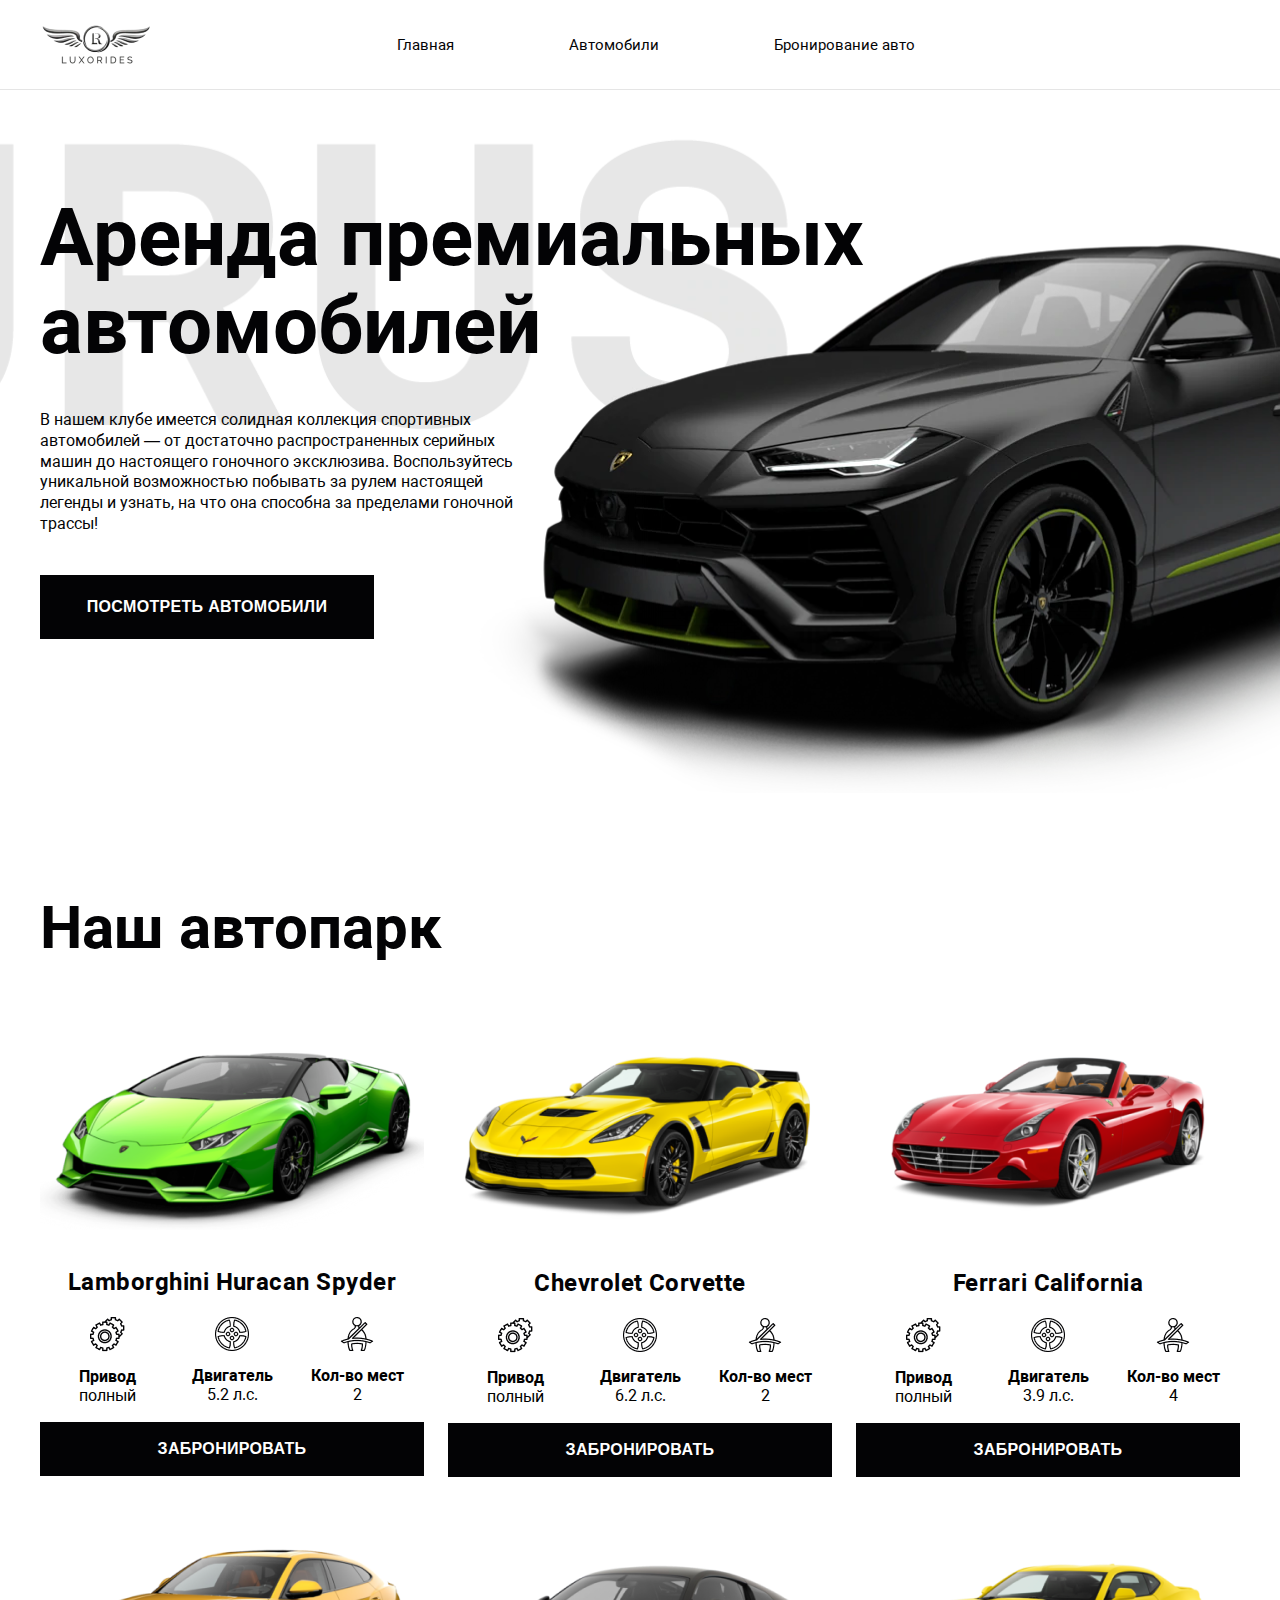
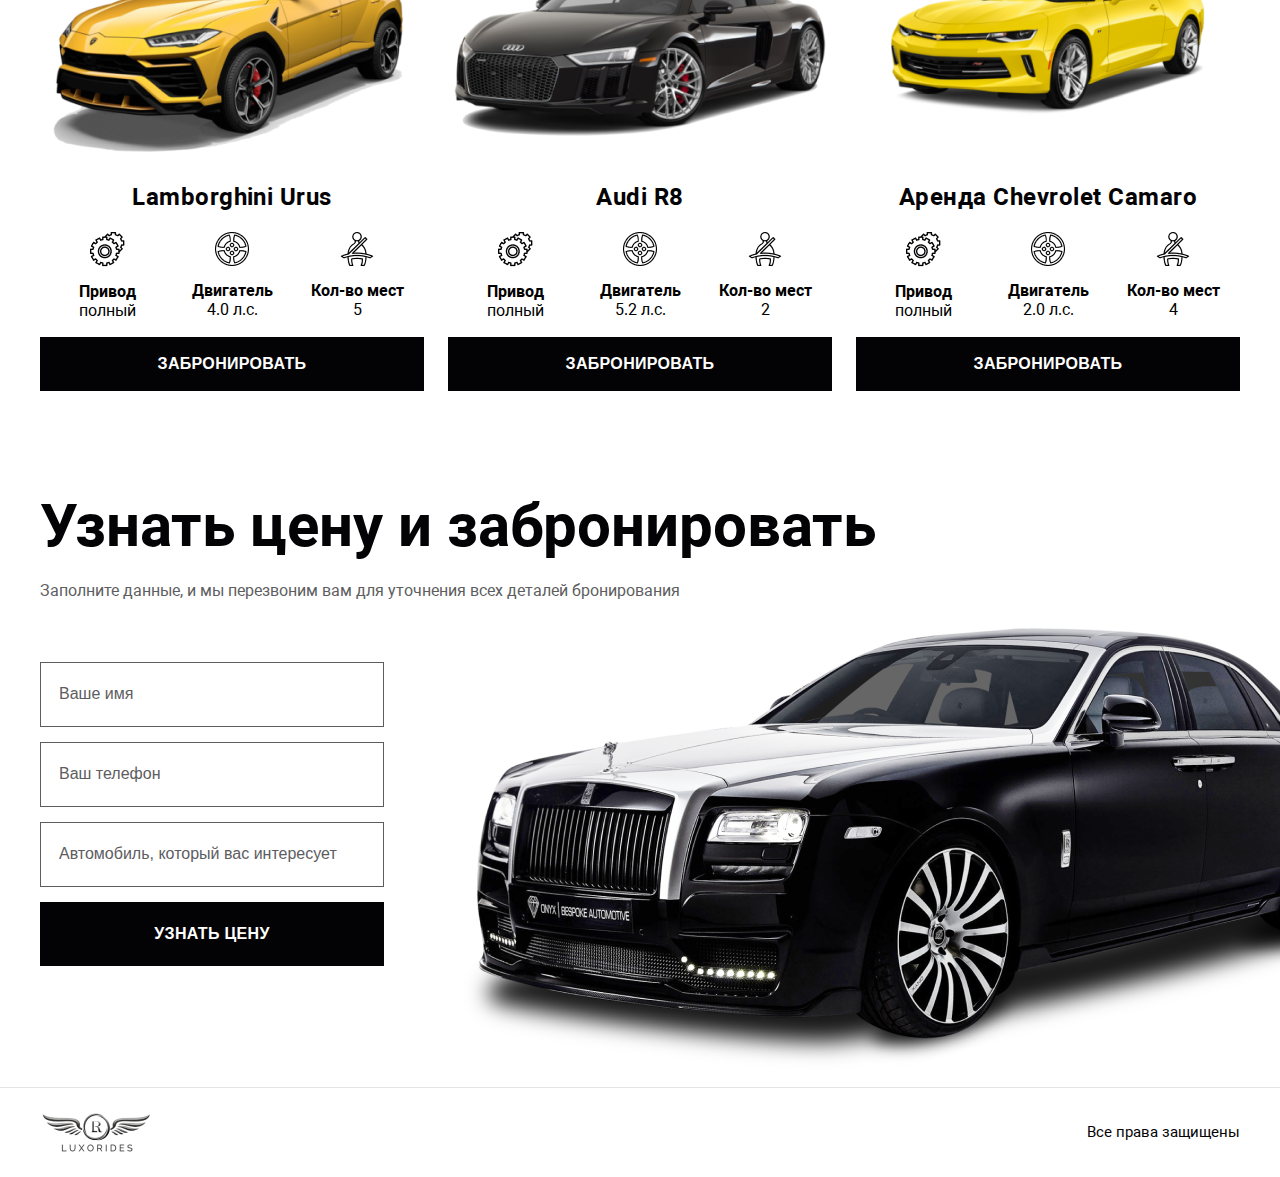
<file: index.html>
<!doctype html>
<html lang="en">
<head>
    <meta charset="UTF-8">
    <meta name="viewport"
          content="width=device-width, user-scalable=no, initial-scale=1.0, maximum-scale=1.0, minimum-scale=1.0">
    <meta http-equiv="X-UA-Compatible" content="ie=edge">
    <title>Аренда премиальных автомобилей</title>
    <link rel="stylesheet" href="styles/style.css">
</head>
<body>
<header class="header">
    <div class="container"> 
        <div class="logo">
            <img src="images/logo.png" alt="logo">
        </div>
        <nav class="menu">
            <ul>
                <li class="menu-item">
                    <a href="#">Главная</a>
                </li>
                <li class="menu-item">
                    <a href="#cars">Автомобили</a>
                </li>
                <li class="menu-item">
                    <a href="#price">Бронирование авто</a>
                </li>
            </ul>
        </nav>
    </div>
</header>
<section class="main">
    <div class="container">
        <div class="main-info">
            <h1 class="main-title">Аренда премиальных автомобилей</h1>
            <div class="main-text">
                В нашем клубе имеется солидная коллекция спортивных автомобилей — от достаточно распространенных
                серийных машин до настоящего гоночного эксклюзива. Воспользуйтесь уникальной возможностью побывать за
                рулем настоящей легенды и узнать, на что она способна за пределами гоночной трассы!
            </div>
            <div class="main-action">
                <button class="button" id="main-action">
                    Посмотреть автомобили
                </button>
            </div>
        </div>
    </div>
</section>
<section class="car" id="cars">
    <div class="container">
        <h2 class="sub-title">Наш автопарк</h2>
        <div class="car-items">
            <div class="car-item">
                <div class="car-item-image">
                    <img src="images/1.png" alt="Image 1">
                </div>
                <div class="car-item-title">Lamborghini Huracan Spyder</div>
                <div class="car-item-info">
                    <div class="car-item-point">
                        <img src="images/gear.png" alt="Gear">
                        <div>Привод</div>
                         <div>полный</div>
                    </div>
                    <div class="car-item-point">
                        <img src="images/Group.png" alt="Group">
                        <div>Двигатель</div>
                        <div>5.2 л.с.</div>
                    </div>
                    <div class="car-item-point">
                        <img src="images/Group%20(1).png" alt="Group(1)">
                        <div>Кол-во мест</div>
                        <div>2</div>
                    </div>
                    </div>
                    <div class="car-item-action">
                        <button class="button car-button">Забронировать</button>
                    </div>
            </div>
            <div class="car-item">
                <div class="car-item-image">
                    <img src="images/2.png" alt="Image 2">
                </div>
                <div class="car-item-title">Chevrolet Corvette</div>
                <div class="car-item-info">
                    <div class="car-item-point">
                        <img src="images/gear.png" alt="Gear">
                        <div>Привод</div>
                        <div>полный</div>
                    </div>
                    <div class="car-item-point">
                        <img src="images/Group.png" alt="Group">
                        <div>Двигатель</div>
                        <div>6.2 л.с.</div>
                    </div>
                    <div class="car-item-point">
                        <img src="images/Group%20(1).png" alt="Group(1)">
                        <div>Кол-во мест</div>
                        <div>2</div>
                    </div>
                </div>
                <div class="car-item-action">
                    <button class="button car-button">Забронировать</button>
                </div>
            </div>
            <div class="car-item">
                <div class="car-item-image">
                    <img src="images/3.png" alt="Image 3">
                </div>
                <div class="car-item-title">Ferrari California</div>
                <div class="car-item-info">
                    <div class="car-item-point">
                        <img src="images/gear.png" alt="Gear">
                        <div>Привод</div>
                        <div>полный</div>
                    </div>
                    <div class="car-item-point">
                        <img src="images/Group.png" alt="Group">
                        <div>Двигатель</div>
                        <div>3.9 л.с.</div>
                    </div>
                    <div class="car-item-point">
                        <img src="images/Group%20(1).png" alt="Group(1)">
                        <div>Кол-во мест</div>
                        <div>4</div>
                    </div>
                </div>
                <div class="car-item-action">
                    <button class="button car-button">Забронировать</button>
                </div>
            </div>
            <div class="car-item">
                <div class="car-item-image">
                    <img src="images/4.png" alt="Image 4">
                </div>
                <div class="car-item-title">Lamborghini Urus</div>
                <div class="car-item-info">
                    <div class="car-item-point">
                        <img src="images/gear.png" alt="Gear">
                        <div>Привод</div>
                        <div>полный</div>
                    </div>
                    <div class="car-item-point">
                        <img src="images/Group.png" alt="Group">
                        <div>Двигатель</div>
                        <div>4.0 л.с.</div>
                    </div>
                    <div class="car-item-point">
                        <img src="images/Group%20(1).png" alt="Group(1)">
                        <div>Кол-во мест</div>
                        <div>5</div>
                    </div>
                </div>
                <div class="car-item-action">
                    <button class="button car-button">Забронировать</button>
                </div>
            </div>
            <div class="car-item">
                <div class="car-item-image">
                    <img src="images/5.png" alt="Image 5">
                </div>
                <div class="car-item-title">Audi R8</div>
                <div class="car-item-info">
                    <div class="car-item-point">
                        <img src="images/gear.png" alt="Gear">
                        <div>Привод</div>
                        <div>полный</div>
                    </div>
                    <div class="car-item-point">
                        <img src="images/Group.png" alt="Group">
                        <div>Двигатель</div>
                        <div>5.2 л.с.</div>
                    </div>
                    <div class="car-item-point">
                        <img src="images/Group%20(1).png" alt="Group(1)">
                        <div>Кол-во мест</div>
                        <div>2</div>
                    </div>
                </div>
                <div class="car-item-action">
                    <button class="button car-button">Забронировать</button>
                </div>
            </div>
            <div class="car-item">
                <div class="car-item-image">
                    <img src="images/6.png" alt="Image 6">
                </div>
                <div class="car-item-title">Аренда Chevrolet Camaro</div>
                <div class="car-item-info">
                    <div class="car-item-point">
                        <img src="images/gear.png" alt="Gear">
                        <div>Привод</div>
                        <div>полный</div>
                    </div>
                    <div class="car-item-point">
                        <img src="images/Group.png" alt="Group">
                        <div>Двигатель</div>
                        <div>2.0 л.с.</div>
                    </div>
                    <div class="car-item-point">
                        <img src="images/Group%20(1).png" alt="Group(1)">
                        <div>Кол-во мест</div>
                        <div>4</div>
                    </div>
                </div>
                <div class="car-item-action">
                    <button class="button car-button">Забронировать</button>
                </div>
            </div>
        </div>
    </div>
</section>
<section class="price" id="price">
    <div class="container">
        <h2 class="sub-title">
            Узнать цену и забронировать
        </h2>
        <div class="price-text">
            Заполните данные, и мы перезвоним вам для уточнения всех деталей бронирования
        </div>
        <form action="" class="price-form">
            <input type="text" class="price-input" id="name" placeholder="Ваше имя">
            <input type="text" class="price-input" id="phone" placeholder="Ваш телефон">
            <input type="text" class="price-input" id="car" placeholder="Автомобиль, который вас интересует">
            <button class="button" type="button" id="price-action">Узнать цену</button>
        </form>
        <img src="images/rolls.png" alt="Rolls" class="price-image">
    </div>
</section>

<footer class="footer">
    <div class="container">
        <div class="logo">
            <img src="images/logo.png" alt="logo">
        </div>
        <div class="rights">
            Все права защищены
        </div>
    </div>
</footer>
<script src="scripts/script.js"></script>
</body>
</html>
</file>
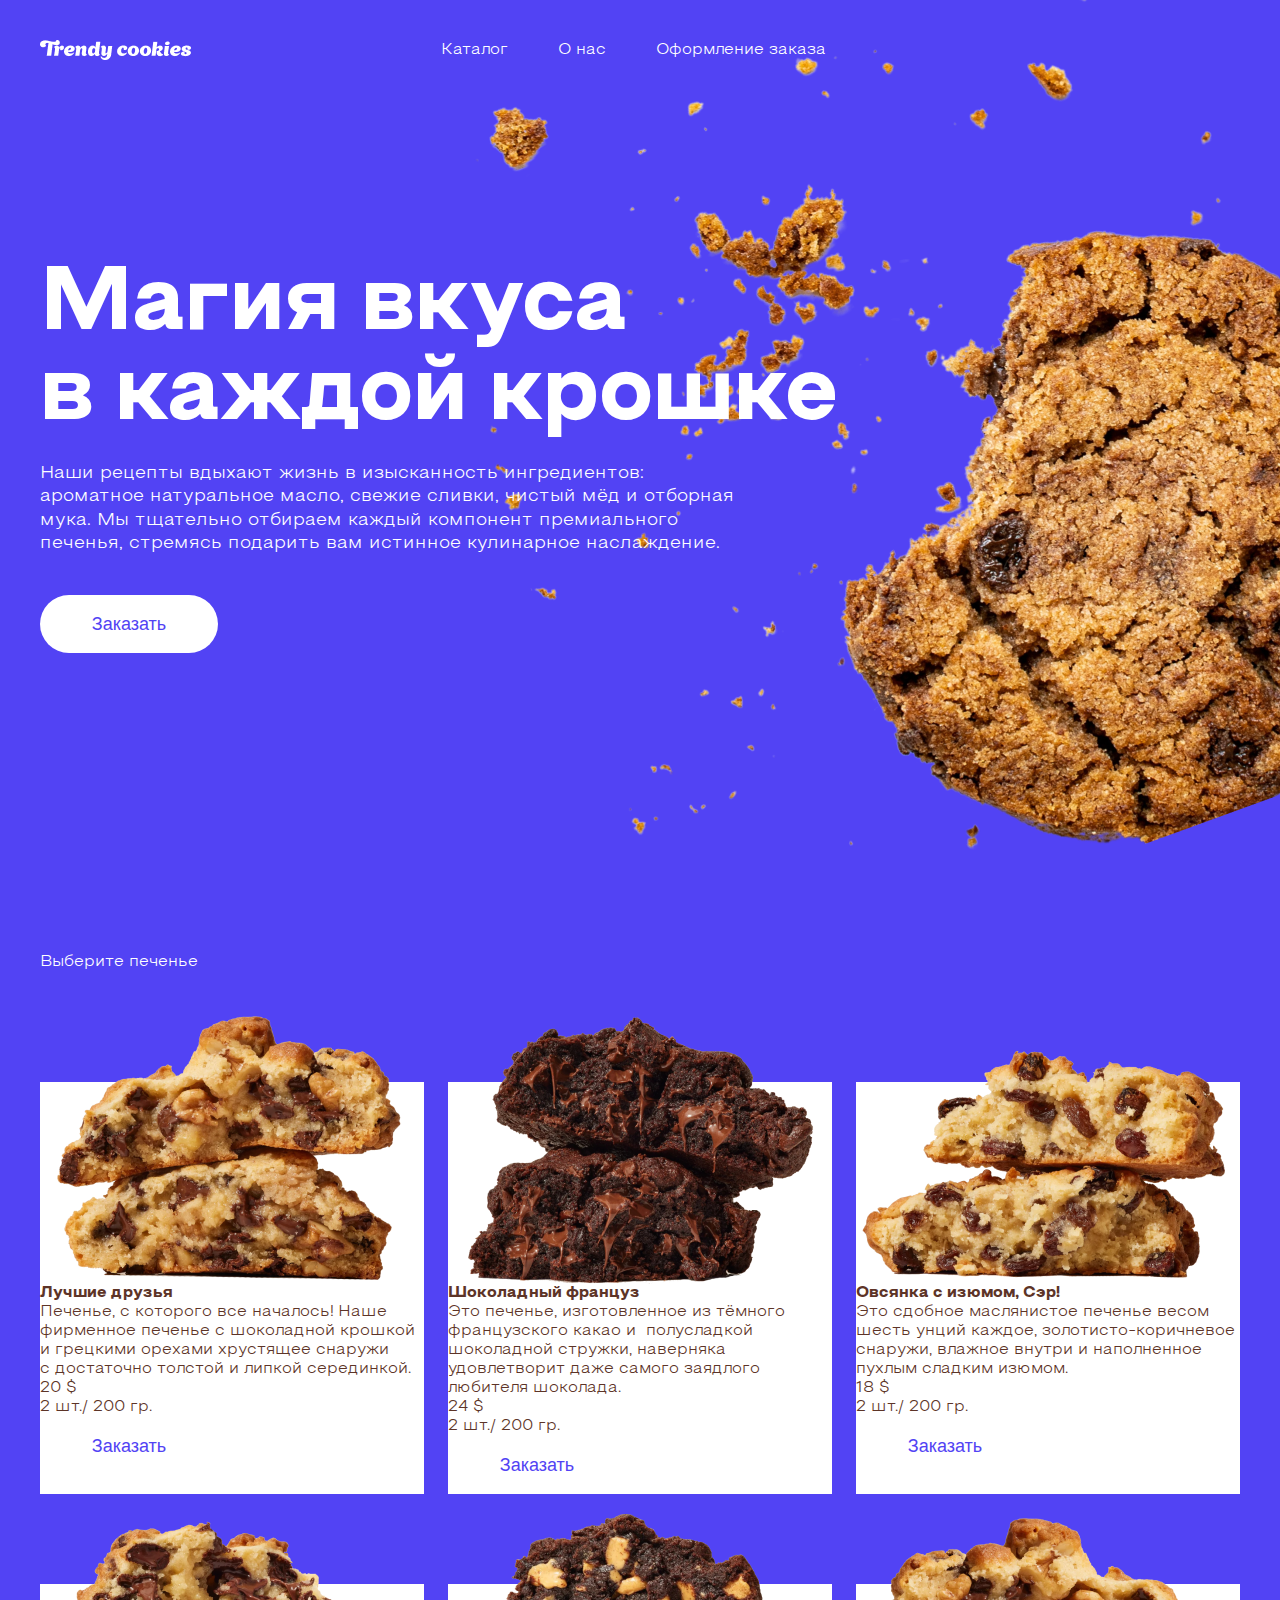
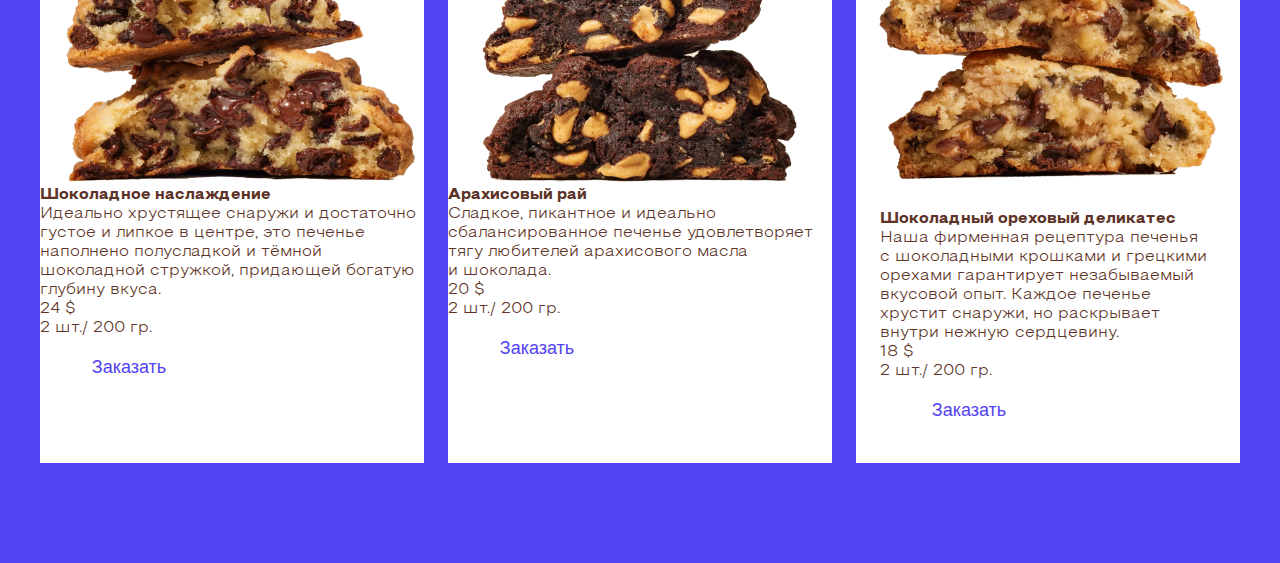
<file: projects/cookies_landing/index.html>
<!DOCTYPE html>
<html lang="en">
<head>
    <meta charset="UTF-8">
    <meta name="viewport" content="width=device-width, initial-scale=1.0">
    <title>Cookies</title>
    <link rel="stylesheet" href="styles/style.css">
</head>
<body>
    <header class="header">
        <div class="container">
            <div class="logo">
                <img src="images/logo.png" alt="Logo">
            </div>
            <nav class="menu">
                <ul class="menu-list">
                    <li class="menu-item">
                        <a href="#"> Каталог </a>
                    </li>
                    <li class="menu-item">
                        <a href="#"> О нас </a>
                    </li>
                    <li class="menu-item">
                        <a href="#"> Оформление заказа </a>
                    </li>
                </ul>
            </nav>
        </div>
    </header>
    <section class="main-content">
        <div class="container">
            <div class="main-info">
                <h1 class="main-title"> Магия вкуса в каждой крошке </h1>
                <p class="main-text">
                    Наши рецепты вдыхают жизнь в изысканность ингредиентов: ароматное натуральное масло, свежие сливки, 
                    чистый мёд и отборная мука. Мы тщательно отбираем каждый компонент премиального печенья, стремясь 
                    подарить вам истинное кулинарное наслаждение.
                </p>
                <div class="main-action">
                    <button class="button">
                        Заказать
                    </button>
                </div>
            </div>
            <img src="images/cookie.png" alt="Cookie" class="main-image">
        </div>
    </section>
    <section class="products">
        <div class="container">
            <div class="common-title"> Выберите печенье </div>
            <div class="products-items">
                <div class="products-item">
                    <div class="products-item-image">
                        <img src="images/1.png" alt="Product">
                    </div>
                    <div class="products-item-detail">
                        <div class="products-item-title">Лучшие друзья</div>
                        <div class="products-item-text">
                            Печенье, с которого все началось! Наше фирменное печенье с шоколадной крошкой и грецкими орехами 
                            хрустящее снаружи с достаточно толстой и липкой серединкой.
                        </div>
                        <div class="products-item-extra">
                            <div class="products-item-info">
                                <div class="products-item-price">20 $</div>
                                <div class="products-item-weight">2 шт./ 200 гр.</div>
                            </div>
                            <button class="button violet-button">Заказать</button>
                        </div>
                    </div>
                </div>
                <div class="products-item">
                    <div class="products-item-image">
                        <img src="images/2.png" alt="Product">
                    </div>
                    <div class="products-item-detail">
                        <div class="products-item-title">Шоколадный француз</div>
                        <div class="products-item-text">
                            Это печенье, изготовленное из тёмного французского какао и 
                            полусладкой шоколадной стружки, наверняка удовлетворит даже самого заядлого любителя шоколада.
                        </div>
                        <div class="products-item-extra">
                            <div class="products-item-info">
                                <div class="products-item-price">24 $</div>
                                <div class="products-item-weight">2 шт./ 200 гр.</div>
                            </div>
                            <button class="button violet-button">Заказать</button>
                        </div>
                    </div>
                </div>
                <div class="products-item">
                    <div class="products-item-image">
                        <img src="images/3.png" alt="Product">
                    </div>
                    <div class="products-item-detail">
                        <div class="products-item-title">Овсянка с изюмом, Сэр!</div>
                        <div class="products-item-text">
                            Это сдобное маслянистое печенье весом шесть унций каждое, золотисто-коричневое снаружи, 
                            влажное внутри и наполненное пухлым сладким изюмом.
                        </div>
                        <div class="products-item-extra">
                            <div class="products-item-info">
                                <div class="products-item-price">18 $</div>
                                <div class="products-item-weight">2 шт./ 200 гр.</div>
                            </div>
                            <button class="button violet-button">Заказать</button>
                        </div>
                    </div>
                </div>
                <div class="products-item">
                    <div class="products-item-image">
                        <img src="images/4.png" alt="Product">
                    </div>
                    <div class="products-item-detail">
                        <div class="products-item-title">Шоколадное наслаждение</div>
                        <div class="products-item-text">
                            Идеально хрустящее снаружи и достаточно густое и липкое в центре, 
                            это печенье наполнено полусладкой и тёмной шоколадной стружкой, придающей богатую глубину вкуса.
                        </div>
                        <div class="products-item-extra">
                            <div class="products-item-info">
                                <div class="products-item-price">24 $</div>
                                <div class="products-item-weight">2 шт./ 200 гр.</div>
                            </div>
                            <button class="button violet-button">Заказать</button>
                        </div>
                    </div>
                </div>
                <div class="products-item">
                    <div class="products-item-image">
                        <img src="images/5.png" alt="Product">
                    </div>
                    <div class="products-item-detail">
                        <div class="products-item-title">Арахисовый рай</div>
                        <div class="products-item-text">
                            Сладкое, пикантное и идеально сбалансированное печенье 
                            удовлетворяет тягу любителей арахисового масла и шоколада.
                        </div>
                        <div class="products-item-extra">
                            <div class="products-item-info">
                                <div class="products-item-price">20 $</div>
                                <div class="products-item-weight">2 шт./ 200 гр.</div>
                            </div>
                            <button class="button violet-button">Заказать</button>
                        </div>
                    </div>
                </div>
                <div class="products-item">
                    <div class="products-item-image">
                        <img src="images/6.png" alt="Product">
                    </div>
                    <div class="products-item-details">
                        <div class="products-item-title">Шоколадный ореховый деликатес</div>
                        <div class="products-item-text">
                            Наша фирменная рецептура печенья с шоколадными крошками и грецкими 
                            орехами гарантирует незабываемый вкусовой опыт. Каждое печенье хрустит снаружи, 
                            но раскрывает внутри нежную сердцевину.
                        </div>
                        <div class="products-item-extra">
                            <div class="products-item-info">
                                <div class="products-item-price">18 $</div>
                                <div class="products-item-weight">2 шт./ 200 гр.</div>
                            </div>
                            <button class="button violet-button">Заказать</button>
                        </div>
                    </div>
                </div>
            </div>
        </div>
    </section>
</body>
</html>
</file>
<file: styles/style.css>
*{
    padding: 0;
    margin: 0;
}

@font-face {
    font-family: Roboto;
    src: url("../fonts/Roboto.ttf");
}

@font-face {
    font-family: Roboto;
    src: url("../fonts/Robotobold.ttf");
    font-weight: bold;
}
body {
    font-family: Roboto, sans-serif;
}

.header{
    border-bottom: 1px solid #E5E5E5;
    padding: 25px 0;

}
.container{
    max-width: 1200px;
    margin: 0 auto;
}

.header .container{
    display: flex;
    align-items: center;
}

.logo img{
    vertical-align: bottom;
}
.menu{
    margin-left: 244px;
}
.menu ul{
    list-style: none;
    display: flex;
}
.menu-item{
    margin-right: 115px;
}
.menu-item a{
    font-size: 15px;
    color: #030305;
;
    text-decoration: none;
}
.menu-item a:hover{
    border-bottom: 2px solid black;
}

.main{
    background-image: url("../images/background.png");
    background-position: center;
    background-size: cover;
    padding: 104px 0 154px 0;
}

.main-info{
    max-width: 855px
}

.main-title{
    font-weight: bold;
    font-size: 80px;
    line-height: 110%;
    color: #030305;
    margin-bottom: 40px;
}
.main-text{
    font-size: 16px;
    line-height: 130%;
    color: #030305;
    margin-bottom: 40px;
    max-width: 500px;
}

.button{
    padding: 20px;
    width: 334px;
    height: 64px;
    background: #030305;
    border: 0;
    box-sizing: border-box;
    text-align: center;
    font-weight: bold;
    font-size: 16px;
    letter-spacing: 0.02em;
    text-transform: uppercase;
    color: #FFFFFF;
    transition: background-color .5s;
}
.button:hover{
    background: #575757;
    cursor: pointer;
}

.car{
    padding: 100px 0;
}
.sub-title{
    font-size: 60px;
    line-height: 70px;
    color: #030305;
    font-weight: bold;
}

.car-items{
    display: flex;
    flex-wrap: wrap;
    align-items: center;
    justify-content: space-between;
}
.car-item{
    max-width: 384px;
    text-align: center;
    margin-top: 40px;
}

.car-item-image:hover img {
    transform: scale(1.1);
}
.car-item-image img {
    vertical-align: bottom;
    transition: all .3s;
}

.car-item-title{
    font-weight: bold;
    font-size: 24px;
    line-height: 150%;
    letter-spacing: 0.02em;
    color: #030305;
    padding: 15px 0 17px 0;
}

.car-item-info{
    display: flex;
    align-items: center;
    justify-content: center;
}

.car-item-point{
    width: 110px;
    height: 92px;
    margin: 0 7.5px;
}

.car-item-point img{
    margin-bottom: 11px;
}

.car-item-action{
    margin-top: 13px;
}
.car-item-action .button{
    width: 100%;
    padding: 15px;
    height: 54px;
}

.car-item-point > div:nth-child(2) {
    font-weight: bold;
}

.price{
    overflow: hidden;
}
.price .container{
    position: relative;
    padding-bottom: 121px;
}

.price .sub-title{
    margin-bottom: 20px;
}

.price-text{
    font-size: 16px;
    line-height: 130%;
    color: #5D5D5F;
    margin-bottom: 60px;
}
.price-form{
    max-width: 344px;
}

.price-input{
    padding: 22px 18px;
    width: 344px;
    height: 65px;
    background: #FFFFFF;
    border: 1px solid #5D5D5F;
    box-sizing: border-box;
    font-size: 16px;
    color: #000000;
    outline: none;
    margin-bottom: 15px;
}

.price-input::placeholder {
    color: #5D5D5F;
}

.price .button{
    width: 100%;
}

.price-image{
    position: absolute;
    bottom: 0;
    left: 401px;
}

.footer{
    border-top: 1px solid #E5E5E5;
    padding: 25px 0;
}
.footer .container{
    display: flex;
    align-items: center;
    justify-content: space-between;
}

.rights{
    font-size: 15px;
    color: #030305;
}
</file>
<file: projects/cookies_landing/styles/style.css>
* {
    margin: 0;
    padding: 0;
}

@font-face {
    font-family: 'Steppe-Book';
    src: url("../fonts/Steppe-Book.ttf");
}

@font-face {
    font-family: 'Steppe-ExtraBold';
    src: url("../fonts/Steppe-ExtraBold.ttf");
}

body{
    background-color: #5243F4;
    font-family: 'Steppe-Book', sans-serif;
    color: white;
}

.container{
    max-width: 1200px;
    margin: 0 auto;
}

.button{
    background-color: white;
    border-radius: 60px;
    width: 178px;
    height: 58px;
    box-sizing: border-box;
    padding: 18px;
    text-align: center;
    font-size: 18px;
    color: #5243F4;
    border: 0;
    outline: none;
    cursor: pointer;
}

.button:hover {
    background-color: #eeeeee;
}

.header{
    padding: 40px 0;
}

.header .container{
    display: flex;
    align-items: center;
}

.logo img{
    vertical-align: bottom;
}

.menu{
    margin-left: 250px;
}

.menu-list{
    list-style: none;
    display: flex;
    gap: 50px;
}

.menu-item a {
    font-size: 16px;
    line-height: 130%;
    text-decoration: none;
    cursor: pointer;
    color: white;
}

.menu-item a:hover {
    border-bottom: 2px solid white;
}

.main-content {
    padding-top: 161px;
    padding-bottom: 200px;
}

.main-info{
    max-width: 811px;
}

.main-title {
    font-family: 'Steppe-ExtraBold', sans-serif;
    font-size: 90px;
    line-height: 100%;
    margin-bottom: 20px;
}

.main-text {
    max-width: 697px;
    font-size: 18px;
    line-height: 130%;
    margin-bottom: 40px;
}

.main-image {
    position: absolute;
    top: 0;
    right: 0;
    z-index: -1;
}

.products {
    padding: 100px 0;
}

.products-items {
    display: grid;
    grid-template-columns: repeat(3, 384px);
    gap: 90px 24px;
    margin-top: 110px;
}

.products-item {
    background-color: white;
    color: #5D3427;
}

.products-item-image {
    height: 202px;
    text-align: center;
}

.products-item-image img {
    height: 272px;
    top: -70px;
    position: relative;
    max-width: 100%;
}

.products-item-details {
    padding: 24px;
}

.products-item-title {
    font-family: 'Steppe-ExtraBold', sans-serif;
}
</file>
